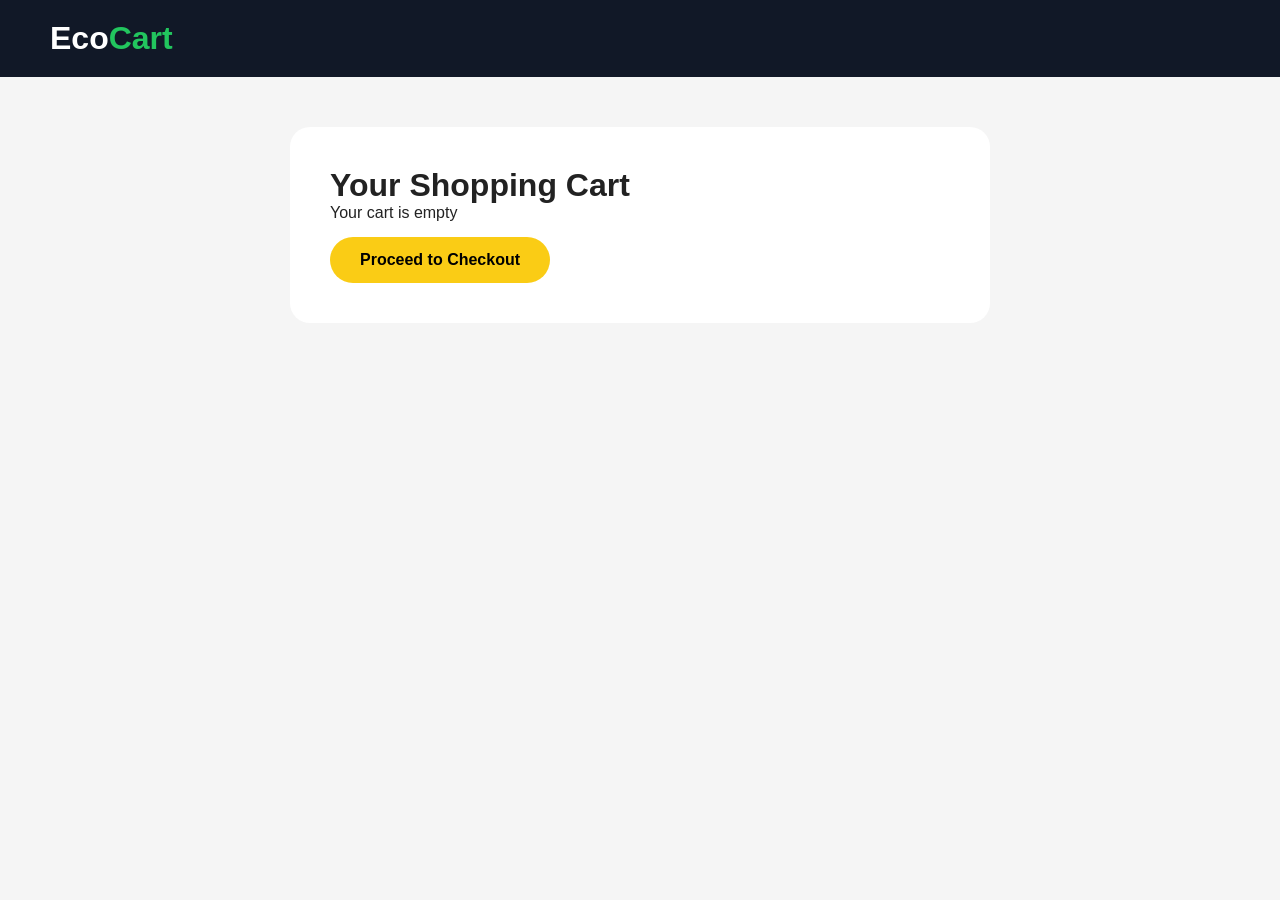
<file: Cart.html>
<!DOCTYPE html>

<html>

<head>

<title>Your Cart</title>

<link rel="stylesheet" href="style.css">

</head>


<body>


<header>

<div class="logo">
Eco<span>Cart</span>
</div>

</header>



<div class="checkout">


<h1>
Your Shopping Cart
</h1>


<div id="cart">

</div>


<a class="btn"
href="checkout.html">

Proceed to Checkout

</a>


</div>



<script>


let item =
localStorage.getItem("cartItem");


if(item){

document.getElementById("cart").innerHTML=

`
<h2>${item}</h2>

<p>Quantity: 1</p>

<p>Total: £35</p>

`;

}

else{


document.getElementById("cart").innerHTML=

"Your cart is empty";


}


</script>


</body>

</html>
</file>
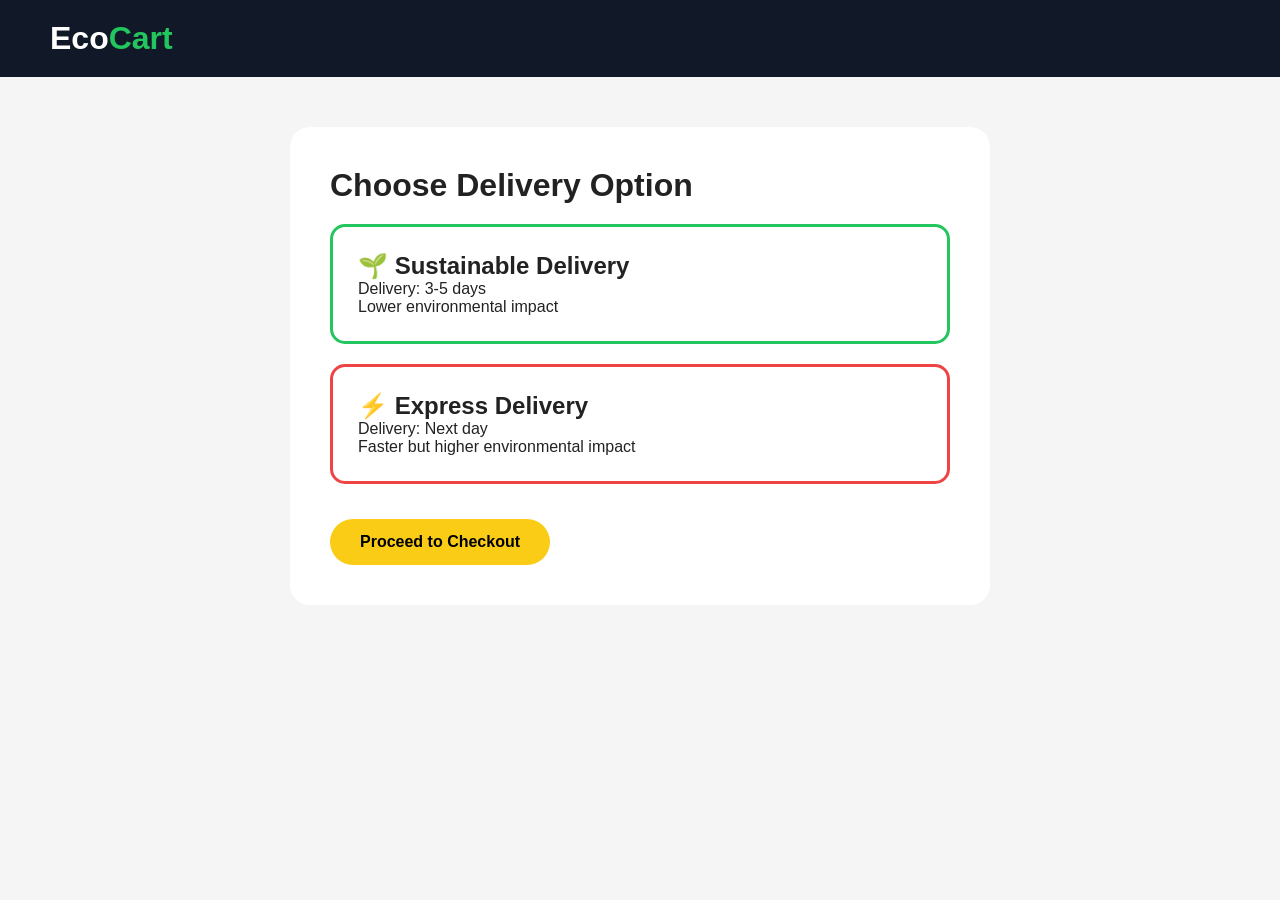
<file: checkout.html>
<!DOCTYPE html>

<html>

<head>

<title>Checkout</title>

<link rel="stylesheet" href="style.css">

</head>


<body>


<header>

<div class="logo">
Eco<span>Cart</span>
</div>

</header>



<div class="checkout">


<h1>
Choose Delivery Option
</h1>


<div class="delivery sustainable">

<h2>
🌱 Sustainable Delivery
</h2>

<p>
Delivery: 3-5 days
</p>

<p>
Lower environmental impact
</p>


</div>



<div class="delivery express">

<h2>
⚡ Express Delivery
</h2>

<p>
Delivery: Next day
</p>

<p>
Faster but higher environmental impact
</p>


</div>



<a class="btn"
href="https://docs.google.com/forms/d/e/1FAIpQLSfzE951n9xqBbW7EfI98wbWcwPy_wQjxvvW1I3W5AfJnSN51Q/viewform?usp=dialog">

Proceed to Checkout

</a>


</div>


</body>

</html>
</file>
<file: style.css>
*{
margin:0;
padding:0;
box-sizing:border-box;
font-family:Arial, sans-serif;
}


body{

background:#f5f5f5;
color:#222;

}


/* Header */

header{

background:#111827;

padding:20px 50px;

display:flex;

justify-content:space-between;

align-items:center;

}


.logo{

font-size:32px;

font-weight:bold;

color:white;

}


.logo span{

color:#22c55e;

}



nav a{

color:white;

text-decoration:none;

margin-left:25px;

}


/* Hero */

.hero{

height:500px;

background:
linear-gradient(
rgba(0,0,0,.5),
rgba(0,0,0,.5)
),
url("images/background.jpg");


background-size:cover;

display:flex;

align-items:center;

padding:60px;

color:white;

}


.hero-text{

max-width:600px;

}


.hero h1{

font-size:55px;

}



.hero p{

font-size:20px;

margin:20px 0;

}


/* Buttons */

.btn{

display:inline-block;

background:#facc15;

padding:14px 30px;

border-radius:30px;

text-decoration:none;

color:black;

font-weight:bold;

margin-top:15px;

}



.btn:hover{

background:#22c55e;

}



/* Products */

.container{

width:90%;

margin:auto;

padding:40px;

}


.title{

text-align:center;

margin-bottom:40px;

}


.grid{

display:grid;

grid-template-columns:
repeat(auto-fit,minmax(250px,1fr));

gap:30px;

}



.card{

background:white;

padding:20px;

border-radius:15px;

box-shadow:0 5px 15px #ddd;

transition:.3s;

}



.card:hover{

transform:translateY(-8px);

}



.card img{

width:100%;

height:250px;

object-fit:cover;

border-radius:10px;

}


.card h3{

color:#b45309;

font-size:25px;

}


/* Delivery */

.checkout{

background:white;

max-width:700px;

margin:50px auto;

padding:40px;

border-radius:20px;

}


.delivery{

padding:25px;

margin:20px 0;

border-radius:15px;

border:3px solid #ddd;

}


.sustainable{

border-color:#22c55e;

}


.express{

border-color:#ef4444;

}


/* Footer */

footer{

background:#111827;

color:white;

padding:20px;

text-align:center;

}
</file>
